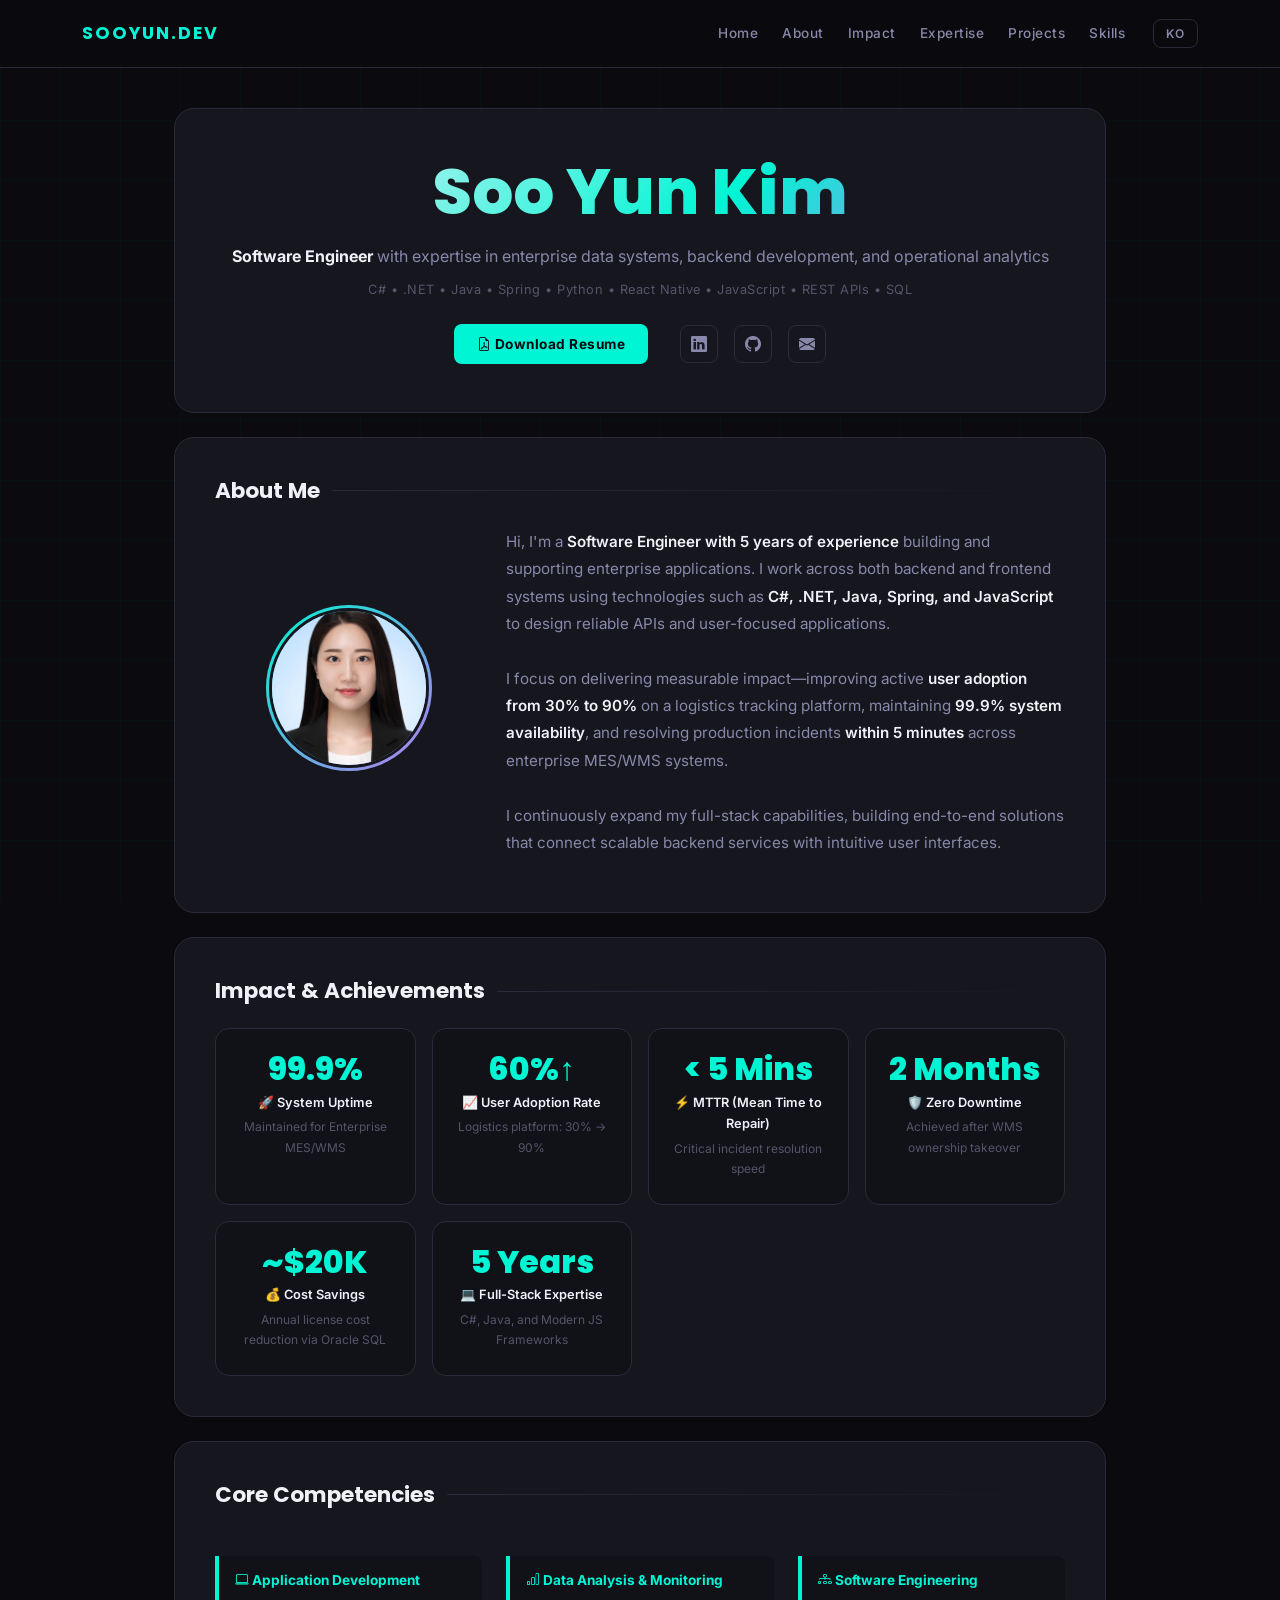
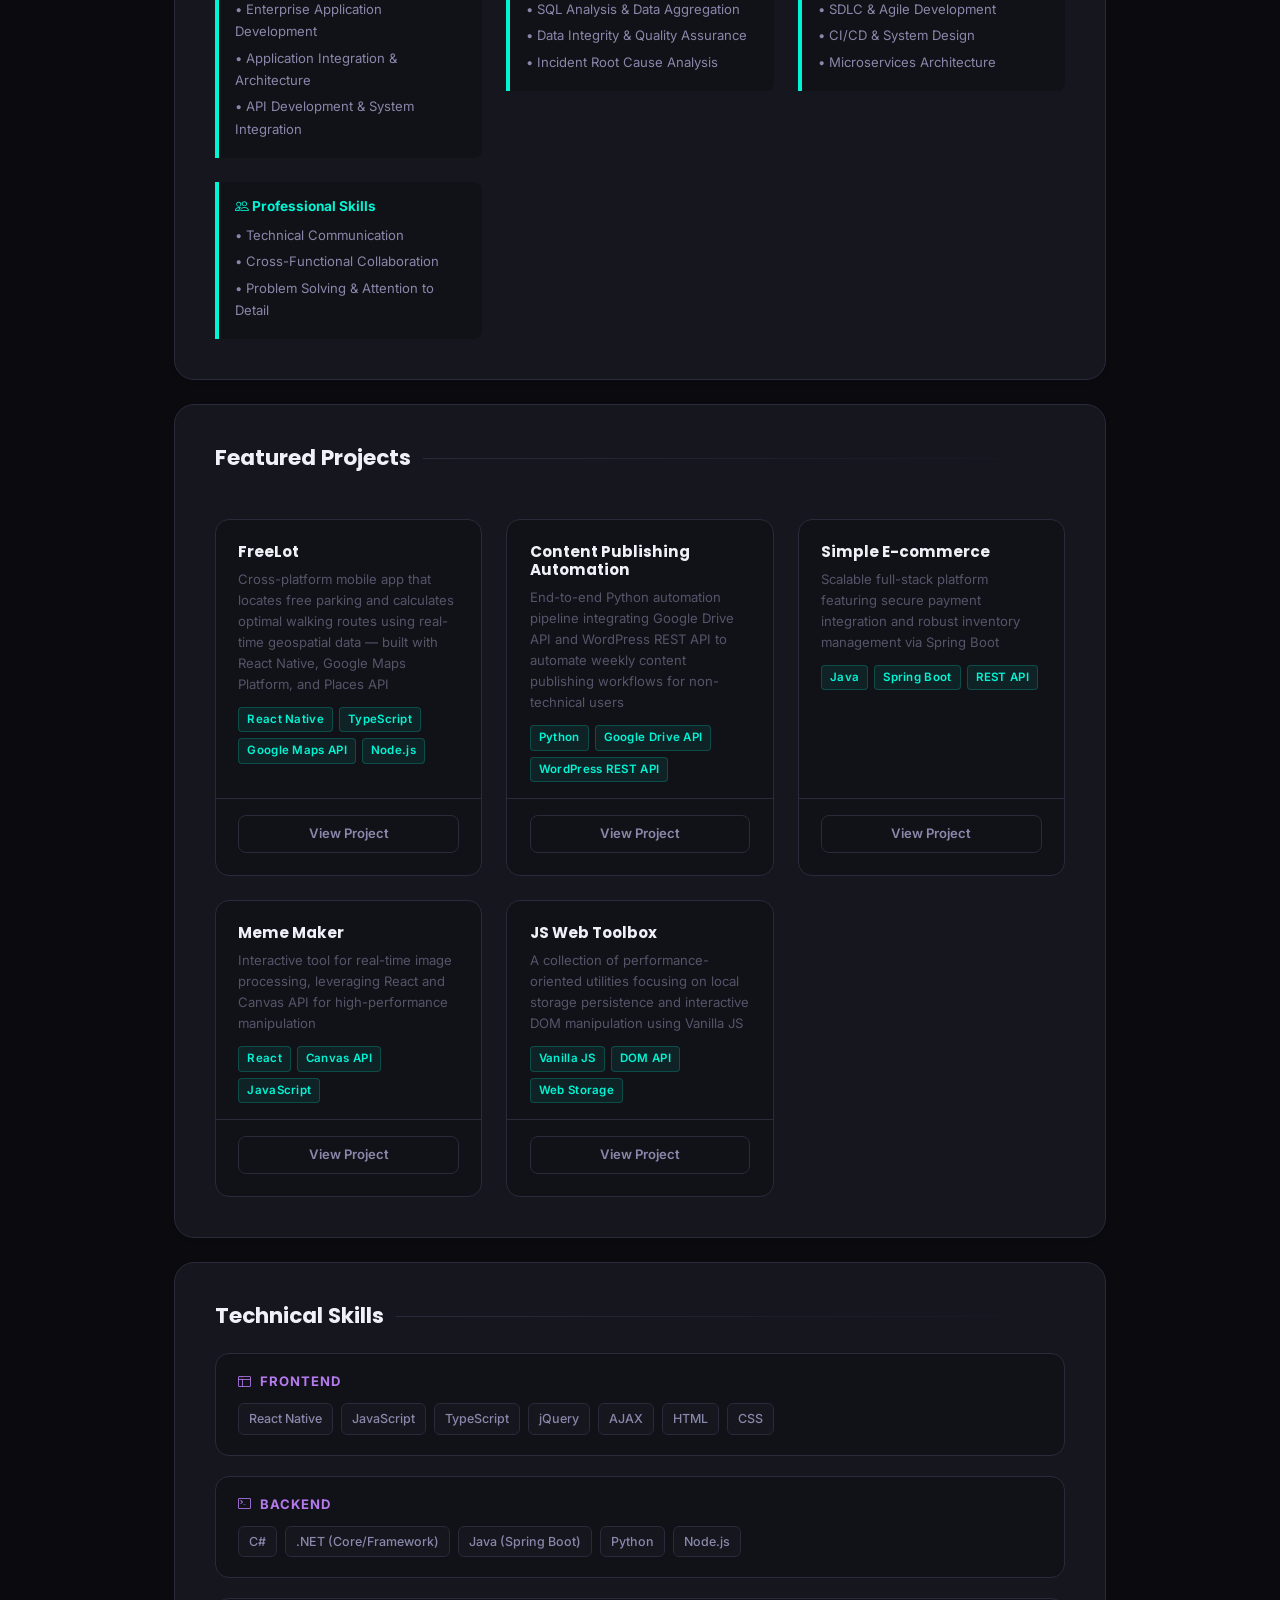
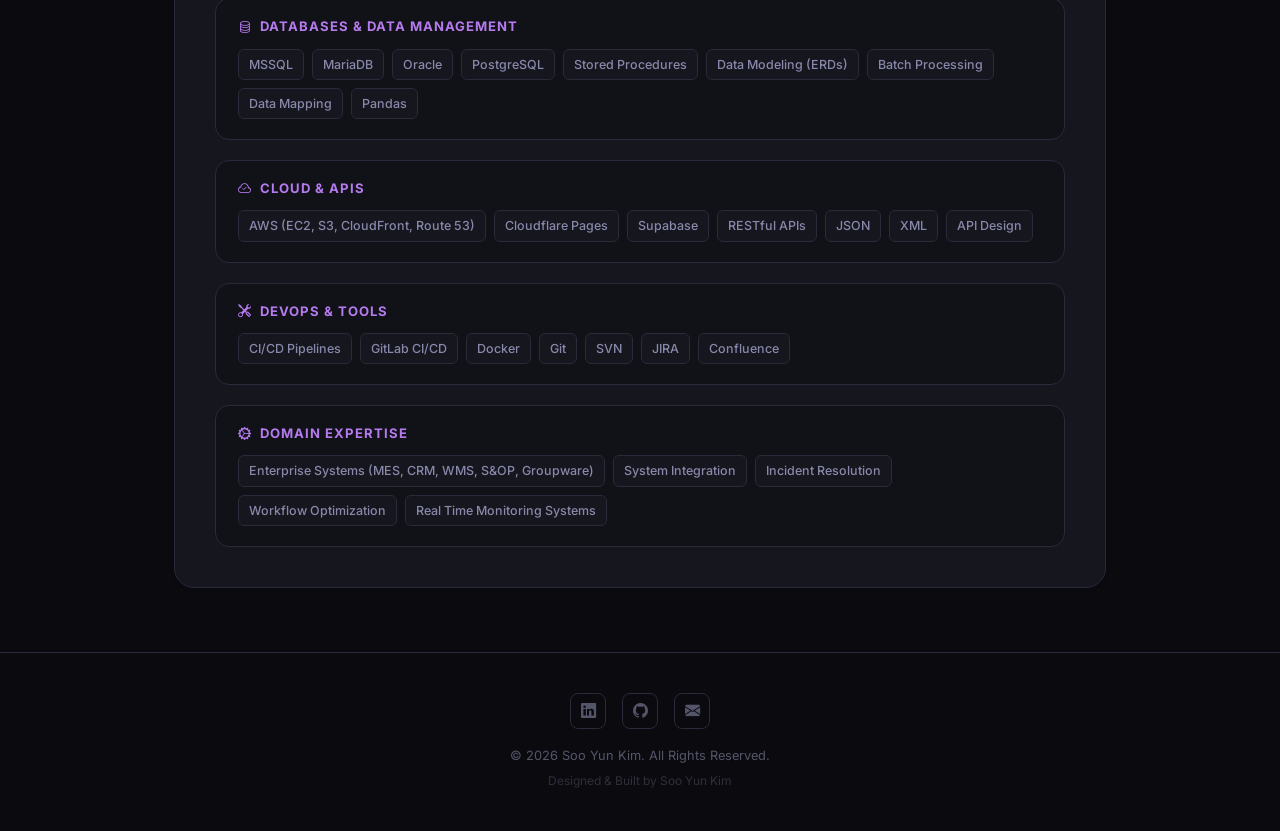
<file: index.html>
<!DOCTYPE html>
<html lang="en">

<head>
    <meta charset="UTF-8">
    <meta name="viewport" content="width=device-width, initial-scale=1.0">
    <title>Soo Yun Kim | Software Engineer Portfolio</title>

    <link rel="icon" type="image/x-icon" href="./favicon.ico?v=1">
    <link href="https://cdn.jsdelivr.net/npm/bootstrap@5.3.2/dist/css/bootstrap.min.css" rel="stylesheet">
    <link rel="stylesheet" href="https://cdn.jsdelivr.net/npm/bootstrap-icons@1.11.1/font/bootstrap-icons.css">
    <link
        href="https://fonts.googleapis.com/css2?family=Inter:wght@400;600;700;800&family=Poppins:wght@600;700&display=swap"
        rel="stylesheet">
    <link rel="stylesheet" href="css/style.css">
</head>

<body>

    <nav class="navbar navbar-expand-lg navbar-dark sticky-top">
        <div class="container">
            <a class="navbar-brand fw-bold" href="#">SOOYUN.DEV</a>
            <button class="navbar-toggler" type="button" data-bs-toggle="collapse" data-bs-target="#navbarNav">
                <span class="navbar-toggler-icon"></span>
            </button>
            <div class="collapse navbar-collapse" id="navbarNav">
                <ul class="navbar-nav ms-auto align-items-center">
                    <li class="nav-item"><a class="nav-link" href="#">Home</a></li>
                    <li class="nav-item"><a class="nav-link" href="#about">About</a></li>
                    <li class="nav-item"><a class="nav-link" href="#impact">Impact</a></li>
                    <li class="nav-item"><a class="nav-link" href="#competencies">Expertise</a></li>
                    <li class="nav-item"><a class="nav-link" href="#projects">Projects</a></li>
                    <li class="nav-item"><a class="nav-link" href="#skills">Skills</a></li>
                    <li class="nav-item ms-3">
                        <a class="btn btn-outline-light btn-sm" href="index-ko.html">KO</a>
                    </li>
                </ul>
            </div>
        </div>
    </nav>

    <div class="main-wrapper">
        <header class="content-card text-center py-5">
            <h1 class="hero-title fw-extrabold mb-3">Soo Yun Kim</h1>
            <p class="hero-headline fs-5 text-dark mb-2">
                <strong>Software Engineer</strong> with expertise in enterprise data systems, backend development, and
                operational analytics
            </p>

            <p class="tech-line text-muted small mb-4">
                C# • .NET • Java • Spring • Python • React Native • JavaScript • REST APIs • SQL
            </p>

            <div class="d-flex justify-content-center align-items-center flex-wrap gap-3 mt-4">
                <a href="Resume_SooYunKim.pdf" class="btn btn-primary btn-resume px-4 py-2 fw-bold">
                    <i class="bi bi-file-earmark-pdf"></i> Download Resume
                </a>
                <div class="social-links-wrapper d-flex gap-3 ms-lg-3">
                    <a href="https://www.linkedin.com/in/sooyun-kim" class="social-link" title="LinkedIn">
                        <i class="bi bi-linkedin"></i>
                    </a>
                    <a href="https://github.com/ksy1231" class="social-link" title="GitHub">
                        <i class="bi bi-github"></i>
                    </a>
                    <a href="mailto:kimsy9512@gmail.com" class="social-link" title="Email">
                        <i class="bi bi-envelope-fill"></i>
                    </a>
                </div>
            </div>
        </header>

        <section id="about" class="content-card">
            <h2 class="section-title mb-4">About Me</h2>
            <div class="row align-items-center">
                <div class="col-md-4 text-center">
                    <div class="profile-img-wrapper">
                        <img src="./images/sooyunkim.jpg" alt="Soo Yun Kim" class="profile-img">
                    </div>
                </div>
                <div class="col-md-8">
                    <p class="section-text">
                        Hi, I'm a <b>Software Engineer with 5 years of experience</b> building and supporting enterprise
                        applications. I work across
                        both backend and frontend systems using technologies such as <b>C#, .NET, Java, Spring, and
                            JavaScript</b> to design reliable APIs
                        and user-focused applications.
                        <br><br>
                        I focus on delivering measurable impact—improving active <b>user adoption from 30% to 90%</b> on
                        a logistics tracking platform, maintaining <b>99.9% system availability</b>,
                        and resolving production incidents <b>within 5 minutes</b> across enterprise MES/WMS systems.
                        <br><br>
                        I continuously expand my full-stack capabilities, building end-to-end solutions that connect
                        scalable backend services
                        with intuitive user interfaces.
                    </p>
                </div>
            </div>
        </section>

        <section id="impact" class="content-card shadow-sm">
            <h2 class="section-title">Impact & Achievements</h2>
            <div class="impact-grid mt-4">
                <div class="impact-item">
                    <div class="impact-value">99.9%</div>
                    <div class="impact-label">🚀 System Uptime</div>
                    <small class="text-muted d-block mt-1">Maintained for Enterprise MES/WMS</small>
                </div>
                <div class="impact-item">
                    <div class="impact-value">60%↑</div>
                    <div class="impact-label">📈 User Adoption Rate</div>
                    <small class="text-muted d-block mt-1">Logistics platform: 30% → 90%</small>
                </div>
                <div class="impact-item">
                    <div class="impact-value">&lt; 5 Mins</div>
                    <div class="impact-label">⚡ MTTR (Mean Time to Repair)</div>
                    <small class="text-muted d-block mt-1">Critical incident resolution speed</small>
                </div>
                <div class="impact-item">
                    <div class="impact-value">2 Months</div>
                    <div class="impact-label">🛡️ Zero Downtime</div>
                    <small class="text-muted d-block mt-1">Achieved after WMS ownership takeover</small>
                </div>
                <div class="impact-item">
                    <div class="impact-value">~$20K</div>
                    <div class="impact-label">💰 Cost Savings</div>
                    <small class="text-muted d-block mt-1">Annual license cost reduction via Oracle SQL</small>
                </div>
                <div class="impact-item">
                    <div class="impact-value">5 Years</div>
                    <div class="impact-label">💻 Full-Stack Expertise</div>
                    <small class="text-muted d-block mt-1">C#, Java, and Modern JS Frameworks</small>
                </div>
            </div>
        </section>

        <section id="competencies" class="content-card shadow-sm">
            <h2 class="section-title">Core Competencies</h2>
            <div class="row g-4 mt-2">
                <div class="col-md-4">
                    <div class="p-3 border-start border-primary border-4 bg-light rounded-end">
                        <h6 class="fw-bold text-primary"><i class="bi bi-laptop mr-2"></i> Application Development</h6>
                        <ul class="list-unstyled small mt-2 mb-0">
                            <li>• Enterprise Application Development</li>
                            <li>• Application Integration & Architecture</li>
                            <li>• API Development & System Integration</li>
                        </ul>
                    </div>
                </div>
                <div class="col-md-4">
                    <div class="p-3 border-start border-primary border-4 bg-light rounded-end">
                        <h6 class="fw-bold text-primary"><i class="bi bi-bar-chart mr-2"></i> Data Analysis & Monitoring
                        </h6>
                        <ul class="list-unstyled small mt-2 mb-0">
                            <li>• SQL Analysis & Data Aggregation</li>
                            <li>• Data Integrity & Quality Assurance</li>
                            <li>• Incident Root Cause Analysis</li>
                        </ul>
                    </div>
                </div>
                <div class="col-md-4">
                    <div class="p-3 border-start border-primary border-4 bg-light rounded-end">
                        <h6 class="fw-bold text-primary"><i class="bi bi-diagram-3 mr-2"></i> Software Engineering</h6>
                        <ul class="list-unstyled small mt-2 mb-0">
                            <li>• SDLC & Agile Development</li>
                            <li>• CI/CD & System Design</li>
                            <li>• Microservices Architecture</li>
                        </ul>
                    </div>
                </div>
                <div class="col-md-4">
                    <div class="p-3 border-start border-primary border-4 bg-light rounded-end">
                        <h6 class="fw-bold text-primary"><i class="bi bi-people mr-2"></i> Professional Skills</h6>
                        <ul class="list-unstyled small mt-2 mb-0">
                            <li>• Technical Communication</li>
                            <li>• Cross-Functional Collaboration</li>
                            <li>• Problem Solving & Attention to Detail</li>
                        </ul>
                    </div>
                </div>
            </div>
        </section>

        <section id="projects" class="content-card shadow-sm">
            <h2 class="section-title">Featured Projects</h2>

            <div class="row g-4 mt-2">
                <div class="col-md-6 col-lg-4">
                    <div class="project-item-card h-100">
                        <div class="project-body">
                            <h6 class="fw-bold">FreeLot</h6>
                            <p class="small text-muted">Cross-platform mobile app that locates free parking and
                                calculates optimal walking routes using real-time geospatial data — built with React
                                Native, Google Maps Platform, and Places API</p>
                            <div class="project-tags">
                                <span>React Native</span>
                                <span>TypeScript</span>
                                <span>Google Maps API</span>
                                <span>Node.js</span>
                            </div>
                        </div>
                        <div class="project-footer">
                            <a href="freelot.html" class="btn btn-project-primary w-100">View Project</a>
                        </div>
                    </div>
                </div>

                <div class="col-md-6 col-lg-4">
                    <div class="project-item-card h-100">
                        <div class="project-body">
                            <h6 class="fw-bold">Content Publishing Automation</h6>
                            <p class="small text-muted">End-to-end Python automation pipeline integrating Google Drive
                                API and WordPress REST API to automate weekly content publishing workflows for
                                non-technical users</p>
                            <div class="project-tags">
                                <span>Python</span>
                                <span>Google Drive API</span>
                                <span>WordPress REST API</span>
                            </div>
                        </div>
                        <div class="project-footer">
                            <a href="https://torontobethel.ca/chior/" class="btn btn-project-primary w-100">View Project</a>
                        </div>
                    </div>
                </div>

                <div class="col-md-6 col-lg-4">
                    <div class="project-item-card h-100">
                        <div class="project-body">
                            <h6 class="fw-bold">Simple E-commerce</h6>
                            <p class="small text-muted">Scalable full-stack platform featuring secure payment
                                integration and robust inventory management via Spring Boot</p>
                            <div class="project-tags">
                                <span>Java</span>
                                <span>Spring Boot</span>
                                <span>REST API</span>
                            </div>
                        </div>
                        <div class="project-footer">
                            <a href="https://ecommerce-mq0e.onrender.com" class="btn btn-project-primary w-100">View
                                Project</a>
                        </div>
                    </div>
                </div>

                <div class="col-md-6 col-lg-4">
                    <div class="project-item-card h-100">
                        <div class="project-body">
                            <h6 class="fw-bold">Meme Maker</h6>
                            <p class="small text-muted">Interactive tool for real-time image processing, leveraging
                                React and Canvas API for high-performance manipulation</p>
                            <div class="project-tags">
                                <span>React</span>
                                <span>Canvas API</span>
                                <span>JavaScript</span>
                            </div>
                        </div>
                        <div class="project-footer">
                            <a href="https://ksy1231.github.io/meme-maker/" class="btn btn-project-primary w-100">View
                                Project</a>
                        </div>
                    </div>
                </div>

                <div class="col-md-6 col-lg-4">
                    <div class="project-item-card h-100">
                        <div class="project-body">
                            <h6 class="fw-bold">JS Web Toolbox</h6>
                            <p class="small text-muted">A collection of performance-oriented utilities focusing on local
                                storage persistence and interactive DOM manipulation using Vanilla JS</p>
                            <div class="project-tags">
                                <span>Vanilla JS</span>
                                <span>DOM API</span>
                                <span>Web Storage</span>
                            </div>
                        </div>
                        <div class="project-footer">
                            <a href="https://ksy1231.github.io/js-web-toolbox/"
                                class="btn btn-project-primary w-100">View Project</a>
                        </div>
                    </div>
                </div>
            </div>
        </section>

        <section id="skills" class="content-card shadow-sm">
            <h2 class="section-title">Technical Skills</h2>
            <div class="skills-modern-grid mt-4">

                <div class="skill-category-box">
                    <h6><i class="bi bi-window-sidebar"></i> Frontend</h6>
                    <div class="skill-pills">
                        <span>React
                            Native</span><span>JavaScript</span><span>TypeScript</span><span>jQuery</span><span>AJAX</span><span>HTML</span><span>CSS</span>
                    </div>
                </div>

                <div class="skill-category-box">
                    <h6><i class="bi bi-terminal"></i> Backend</h6>
                    <div class="skill-pills">
                        <span>C#</span><span>.NET (Core/Framework)</span><span>Java (Spring
                            Boot)</span><span>Python</span><span>Node.js</span>
                    </div>
                </div>

                <div class="skill-category-box">
                    <h6><i class="bi bi-database"></i> Databases & Data Management</h6>
                    <div class="skill-pills">
                        <span>MSSQL</span><span>MariaDB</span><span>Oracle</span><span>PostgreSQL</span><span>Stored
                            Procedures</span><span>Data Modeling (ERDs)</span><span>Batch Processing</span><span>Data
                            Mapping</span><span>Pandas</span>
                    </div>
                </div>

                <div class="skill-category-box">
                    <h6><i class="bi bi-cloud-check"></i> Cloud & APIs</h6>
                    <div class="skill-pills">
                        <span>AWS (EC2, S3, CloudFront, Route 53)</span><span>Cloudflare
                            Pages</span><span>Supabase</span><span>RESTful
                            APIs</span><span>JSON</span><span>XML</span><span>API Design</span>
                    </div>
                </div>

                <div class="skill-category-box">
                    <h6><i class="bi bi-tools"></i> DevOps & Tools</h6>
                    <div class="skill-pills">
                        <span>CI/CD Pipelines</span><span>GitLab
                            CI/CD</span><span>Docker</span><span>Git</span><span>SVN</span><span>JIRA</span><span>Confluence</span>
                    </div>
                </div>

                <div class="skill-category-box">
                    <h6><i class="bi bi-gear-wide-connected"></i> Domain Expertise</h6>
                    <div class="skill-pills">
                        <span>Enterprise Systems (MES, CRM, WMS, S&OP, Groupware)</span><span>System
                            Integration</span><span>Incident Resolution</span><span>Workflow
                            Optimization</span><span>Real Time Monitoring Systems</span>
                    </div>
                </div>

            </div>
        </section>
    </div>

    <!-- Footer -->
    <footer class="footer-section">
        <div class="container text-center">
            <div class="footer-links mb-3">
                <a href="https://www.linkedin.com/in/sooyun-kim" target="_blank"><i class="bi bi-linkedin"></i></a>
                <a href="https://github.com/ksy1231" target="_blank"><i class="bi bi-github"></i></a>
                <a href="mailto:kimsy9512@gmail.com"><i class="bi bi-envelope-fill"></i></a>
            </div>
            <p class="copyright">© 2026 Soo Yun Kim. All Rights Reserved.</p>
            <p class="footer-subtext">Designed & Built by Soo Yun Kim</p>
        </div>
    </footer>

    <script src="https://cdn.jsdelivr.net/npm/bootstrap@5.3.2/dist/js/bootstrap.bundle.min.js"></script>
</body>

</html>
</file>
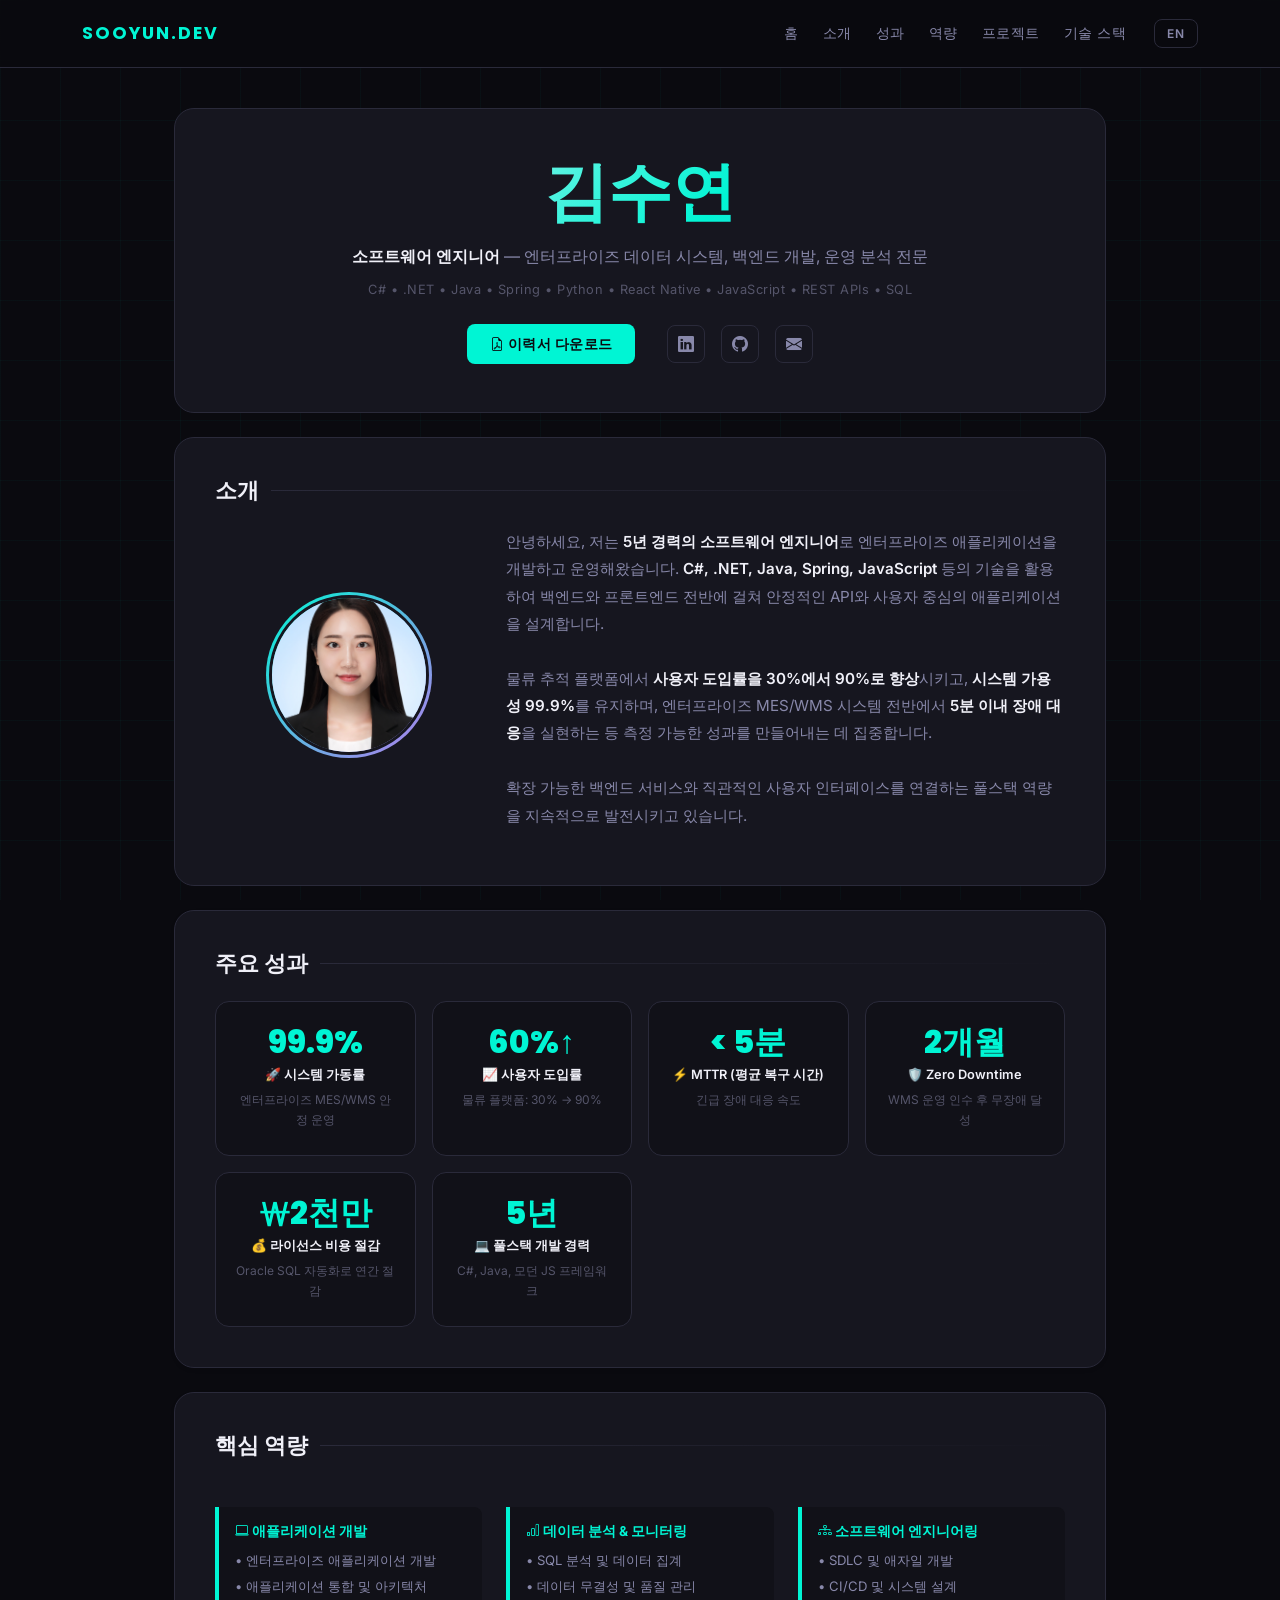
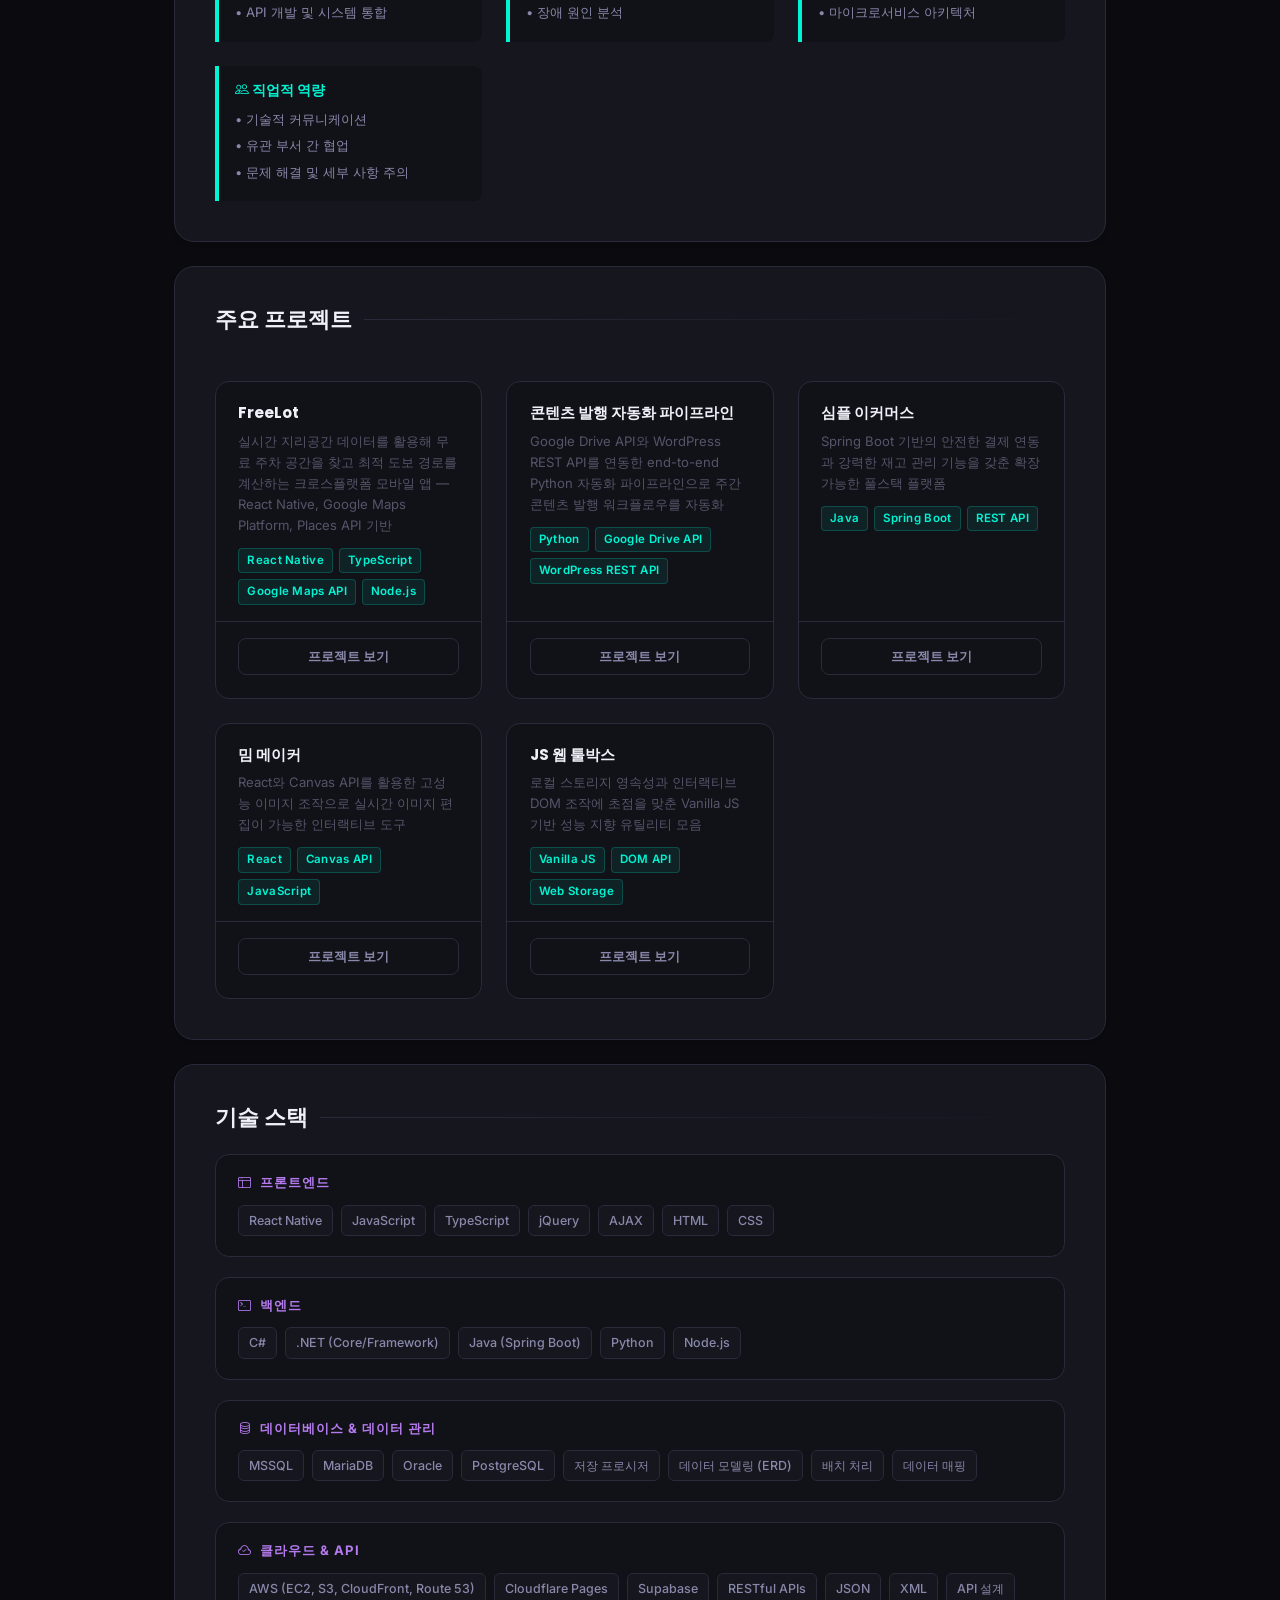
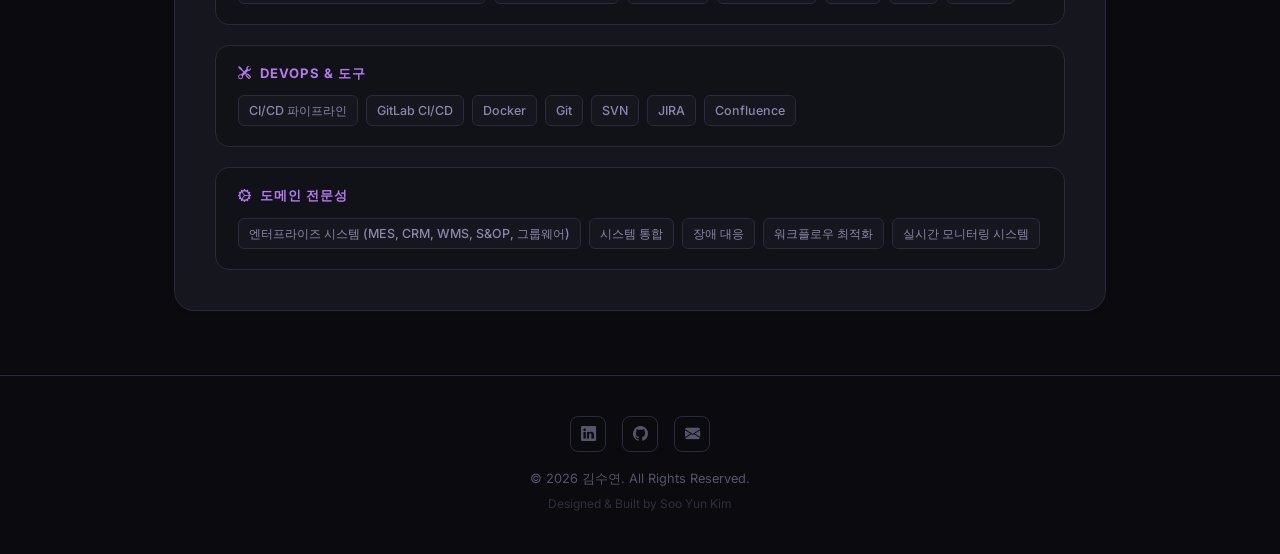
<file: index-ko.html>
<!DOCTYPE html>
<html lang="ko">

<head>
    <meta charset="UTF-8">
    <meta name="viewport" content="width=device-width, initial-scale=1.0">
    <title>김수연 | 소프트웨어 엔지니어 포트폴리오</title>

    <link rel="icon" type="image/x-icon" href="./favicon.ico?v=1">
    <link href="https://cdn.jsdelivr.net/npm/bootstrap@5.3.2/dist/css/bootstrap.min.css" rel="stylesheet">
    <link rel="stylesheet" href="https://cdn.jsdelivr.net/npm/bootstrap-icons@1.11.1/font/bootstrap-icons.css">
    <link
        href="https://fonts.googleapis.com/css2?family=Inter:wght@400;600;700;800&family=Poppins:wght@600;700&display=swap"
        rel="stylesheet">
    <link rel="stylesheet" href="css/style.css">
</head>

<body>

    <nav class="navbar navbar-expand-lg navbar-dark sticky-top">
        <div class="container">
            <a class="navbar-brand fw-bold" href="#">SOOYUN.DEV</a>
            <button class="navbar-toggler" type="button" data-bs-toggle="collapse" data-bs-target="#navbarNav">
                <span class="navbar-toggler-icon"></span>
            </button>
            <div class="collapse navbar-collapse" id="navbarNav">
                <ul class="navbar-nav ms-auto align-items-center">
                    <li class="nav-item"><a class="nav-link" href="#">홈</a></li>
                    <li class="nav-item"><a class="nav-link" href="#about">소개</a></li>
                    <li class="nav-item"><a class="nav-link" href="#impact">성과</a></li>
                    <li class="nav-item"><a class="nav-link" href="#competencies">역량</a></li>
                    <li class="nav-item"><a class="nav-link" href="#projects">프로젝트</a></li>
                    <li class="nav-item"><a class="nav-link" href="#skills">기술 스택</a></li>
                    <li class="nav-item ms-3">
                        <a class="btn btn-outline-light btn-sm" href="index.html">EN</a>
                    </li>
                </ul>
            </div>
        </div>
    </nav>

    <div class="main-wrapper">
        <header class="content-card text-center py-5">
            <h1 class="hero-title fw-extrabold mb-3">김수연</h1>
            <p class="hero-headline fs-5 text-dark mb-2">
                <strong>소프트웨어 엔지니어</strong> — 엔터프라이즈 데이터 시스템, 백엔드 개발, 운영 분석 전문
            </p>

            <p class="tech-line text-muted small mb-4">
                C# • .NET • Java • Spring • Python • React Native • JavaScript • REST APIs • SQL
            </p>

            <div class="d-flex justify-content-center align-items-center flex-wrap gap-3 mt-4">
                <a href="Resume_SooYunKim.pdf" class="btn btn-primary btn-resume px-4 py-2 fw-bold">
                    <i class="bi bi-file-earmark-pdf"></i> 이력서 다운로드
                </a>
                <div class="social-links-wrapper d-flex gap-3 ms-lg-3">
                    <a href="https://www.linkedin.com/in/sooyun-kim" class="social-link" title="LinkedIn">
                        <i class="bi bi-linkedin"></i>
                    </a>
                    <a href="https://github.com/ksy1231" class="social-link" title="GitHub">
                        <i class="bi bi-github"></i>
                    </a>
                    <a href="mailto:kimsy9512@gmail.com" class="social-link" title="이메일">
                        <i class="bi bi-envelope-fill"></i>
                    </a>
                </div>
            </div>
        </header>

        <section id="about" class="content-card">
            <h2 class="section-title mb-4">소개</h2>
            <div class="row align-items-center">
                <div class="col-md-4 text-center">
                    <div class="profile-img-wrapper">
                        <img src="./images/sooyunkim.jpg" alt="김수연" class="profile-img">
                    </div>
                </div>
                <div class="col-md-8">
                    <p class="section-text">
                        안녕하세요, 저는 <b>5년 경력의 소프트웨어 엔지니어</b>로 엔터프라이즈 애플리케이션을 개발하고 운영해왔습니다.
                        <b>C#, .NET, Java, Spring, JavaScript</b> 등의 기술을 활용하여 백엔드와 프론트엔드 전반에 걸쳐
                        안정적인 API와 사용자 중심의 애플리케이션을 설계합니다.
                        <br><br>
                        물류 추적 플랫폼에서 <b>사용자 도입률을 30%에서 90%로 향상</b>시키고, <b>시스템 가용성 99.9%</b>를 유지하며,
                        엔터프라이즈 MES/WMS 시스템 전반에서 <b>5분 이내 장애 대응</b>을 실현하는 등 측정 가능한 성과를 만들어내는 데 집중합니다.
                        <br><br>
                        확장 가능한 백엔드 서비스와 직관적인 사용자 인터페이스를 연결하는 풀스택 역량을 지속적으로 발전시키고 있습니다.
                    </p>
                </div>
            </div>
        </section>

        <section id="impact" class="content-card shadow-sm">
            <h2 class="section-title">주요 성과</h2>
            <div class="impact-grid mt-4">
                <div class="impact-item">
                    <div class="impact-value">99.9%</div>
                    <div class="impact-label">🚀 시스템 가동률</div>
                    <small class="text-muted d-block mt-1">엔터프라이즈 MES/WMS 안정 운영</small>
                </div>
                <div class="impact-item">
                    <div class="impact-value">60%↑</div>
                    <div class="impact-label">📈 사용자 도입률</div>
                    <small class="text-muted d-block mt-1">물류 플랫폼: 30% → 90%</small>
                </div>
                <div class="impact-item">
                    <div class="impact-value">&lt; 5분</div>
                    <div class="impact-label">⚡ MTTR (평균 복구 시간)</div>
                    <small class="text-muted d-block mt-1">긴급 장애 대응 속도</small>
                </div>
                <div class="impact-item">
                    <div class="impact-value">2개월</div>
                    <div class="impact-label">🛡️ Zero Downtime</div>
                    <small class="text-muted d-block mt-1">WMS 운영 인수 후 무장애 달성</small>
                </div>
                <div class="impact-item">
                    <div class="impact-value">₩2천만</div>
                    <div class="impact-label">💰 라이선스 비용 절감</div>
                    <small class="text-muted d-block mt-1">Oracle SQL 자동화로 연간 절감</small>
                </div>
                <div class="impact-item">
                    <div class="impact-value">5년</div>
                    <div class="impact-label">💻 풀스택 개발 경력</div>
                    <small class="text-muted d-block mt-1">C#, Java, 모던 JS 프레임워크</small>
                </div>
            </div>
        </section>

        <section id="competencies" class="content-card shadow-sm">
            <h2 class="section-title">핵심 역량</h2>
            <div class="row g-4 mt-2">
                <div class="col-md-4">
                    <div class="p-3 border-start border-primary border-4 bg-light rounded-end">
                        <h6 class="fw-bold text-primary"><i class="bi bi-laptop mr-2"></i> 애플리케이션 개발</h6>
                        <ul class="list-unstyled small mt-2 mb-0">
                            <li>• 엔터프라이즈 애플리케이션 개발</li>
                            <li>• 애플리케이션 통합 및 아키텍처</li>
                            <li>• API 개발 및 시스템 통합</li>
                        </ul>
                    </div>
                </div>
                <div class="col-md-4">
                    <div class="p-3 border-start border-primary border-4 bg-light rounded-end">
                        <h6 class="fw-bold text-primary"><i class="bi bi-bar-chart mr-2"></i> 데이터 분석 & 모니터링</h6>
                        <ul class="list-unstyled small mt-2 mb-0">
                            <li>• SQL 분석 및 데이터 집계</li>
                            <li>• 데이터 무결성 및 품질 관리</li>
                            <li>• 장애 원인 분석</li>
                        </ul>
                    </div>
                </div>
                <div class="col-md-4">
                    <div class="p-3 border-start border-primary border-4 bg-light rounded-end">
                        <h6 class="fw-bold text-primary"><i class="bi bi-diagram-3 mr-2"></i> 소프트웨어 엔지니어링</h6>
                        <ul class="list-unstyled small mt-2 mb-0">
                            <li>• SDLC 및 애자일 개발</li>
                            <li>• CI/CD 및 시스템 설계</li>
                            <li>• 마이크로서비스 아키텍처</li>
                        </ul>
                    </div>
                </div>
                <div class="col-md-4">
                    <div class="p-3 border-start border-primary border-4 bg-light rounded-end">
                        <h6 class="fw-bold text-primary"><i class="bi bi-people mr-2"></i> 직업적 역량</h6>
                        <ul class="list-unstyled small mt-2 mb-0">
                            <li>• 기술적 커뮤니케이션</li>
                            <li>• 유관 부서 간 협업</li>
                            <li>• 문제 해결 및 세부 사항 주의</li>
                        </ul>
                    </div>
                </div>
            </div>
        </section>

        <section id="projects" class="content-card shadow-sm">
            <h2 class="section-title">주요 프로젝트</h2>

            <div class="row g-4 mt-2">
                <div class="col-md-6 col-lg-4">
                    <div class="project-item-card h-100">
                        <div class="project-body">
                            <h6 class="fw-bold">FreeLot</h6>
                            <p class="small text-muted">실시간 지리공간 데이터를 활용해 무료 주차 공간을 찾고 최적 도보 경로를 계산하는 크로스플랫폼 모바일 앱 —
                                React Native, Google Maps Platform, Places API 기반</p>
                            <div class="project-tags">
                                <span>React Native</span>
                                <span>TypeScript</span>
                                <span>Google Maps API</span>
                                <span>Node.js</span>
                            </div>
                        </div>
                        <div class="project-footer">
                            <a href="freelot.html" class="btn btn-project-primary w-100">프로젝트 보기</a>
                        </div>
                    </div>
                </div>

                <div class="col-md-6 col-lg-4">
                    <div class="project-item-card h-100">
                        <div class="project-body">
                            <h6 class="fw-bold">콘텐츠 발행 자동화 파이프라인</h6>
                            <p class="small text-muted">Google Drive API와 WordPress REST API를 연동한 end-to-end Python 자동화
                                파이프라인으로 주간 콘텐츠 발행 워크플로우를 자동화</p>
                            <div class="project-tags">
                                <span>Python</span>
                                <span>Google Drive API</span>
                                <span>WordPress REST API</span>
                            </div>
                        </div>
                        <div class="project-footer">
                            <a href="https://torontobethel.ca/chior/" class="btn btn-project-primary w-100">프로젝트 보기</a>
                        </div>
                    </div>
                </div>

                <div class="col-md-6 col-lg-4">
                    <div class="project-item-card h-100">
                        <div class="project-body">
                            <h6 class="fw-bold">심플 이커머스</h6>
                            <p class="small text-muted">Spring Boot 기반의 안전한 결제 연동과 강력한 재고 관리 기능을 갖춘 확장 가능한 풀스택 플랫폼</p>
                            <div class="project-tags">
                                <span>Java</span>
                                <span>Spring Boot</span>
                                <span>REST API</span>
                            </div>
                        </div>
                        <div class="project-footer">
                            <a href="https://ecommerce-mq0e.onrender.com" class="btn btn-project-primary w-100">프로젝트
                                보기</a>
                        </div>
                    </div>
                </div>

                <div class="col-md-6 col-lg-4">
                    <div class="project-item-card h-100">
                        <div class="project-body">
                            <h6 class="fw-bold">밈 메이커</h6>
                            <p class="small text-muted">React와 Canvas API를 활용한 고성능 이미지 조작으로 실시간 이미지 편집이 가능한 인터랙티브 도구</p>
                            <div class="project-tags">
                                <span>React</span>
                                <span>Canvas API</span>
                                <span>JavaScript</span>
                            </div>
                        </div>
                        <div class="project-footer">
                            <a href="https://ksy1231.github.io/meme-maker/" class="btn btn-project-primary w-100">프로젝트
                                보기</a>
                        </div>
                    </div>
                </div>

                <div class="col-md-6 col-lg-4">
                    <div class="project-item-card h-100">
                        <div class="project-body">
                            <h6 class="fw-bold">JS 웹 툴박스</h6>
                            <p class="small text-muted">로컬 스토리지 영속성과 인터랙티브 DOM 조작에 초점을 맞춘 Vanilla JS 기반 성능 지향 유틸리티 모음
                            </p>
                            <div class="project-tags">
                                <span>Vanilla JS</span>
                                <span>DOM API</span>
                                <span>Web Storage</span>
                            </div>
                        </div>
                        <div class="project-footer">
                            <a href="https://ksy1231.github.io/js-web-toolbox/"
                                class="btn btn-project-primary w-100">프로젝트 보기</a>
                        </div>
                    </div>
                </div>
            </div>
        </section>

        <section id="skills" class="content-card shadow-sm">
            <h2 class="section-title">기술 스택</h2>
            <div class="skills-modern-grid mt-4">

                <div class="skill-category-box">
                    <h6><i class="bi bi-window-sidebar"></i> 프론트엔드</h6>
                    <div class="skill-pills">
                        <span>React
                            Native</span><span>JavaScript</span><span>TypeScript</span><span>jQuery</span><span>AJAX</span><span>HTML</span><span>CSS</span>
                    </div>
                </div>

                <div class="skill-category-box">
                    <h6><i class="bi bi-terminal"></i> 백엔드</h6>
                    <div class="skill-pills">
                        <span>C#</span><span>.NET (Core/Framework)</span><span>Java (Spring
                            Boot)</span><span>Python</span><span>Node.js</span>
                    </div>
                </div>

                <div class="skill-category-box">
                    <h6><i class="bi bi-database"></i> 데이터베이스 & 데이터 관리</h6>
                    <div class="skill-pills">
                        <span>MSSQL</span><span>MariaDB</span><span>Oracle</span><span>PostgreSQL</span><span>저장
                            프로시저</span><span>데이터 모델링 (ERD)</span><span>배치 처리</span><span>데이터 매핑</span>
                    </div>
                </div>

                <div class="skill-category-box">
                    <h6><i class="bi bi-cloud-check"></i> 클라우드 & API</h6>
                    <div class="skill-pills">
                        <span>AWS (EC2, S3, CloudFront, Route 53)</span><span>Cloudflare
                            Pages</span><span>Supabase</span><span>RESTful
                            APIs</span><span>JSON</span><span>XML</span><span>API 설계</span>
                    </div>
                </div>

                <div class="skill-category-box">
                    <h6><i class="bi bi-tools"></i> DevOps & 도구</h6>
                    <div class="skill-pills">
                        <span>CI/CD 파이프라인</span><span>GitLab
                            CI/CD</span><span>Docker</span><span>Git</span><span>SVN</span><span>JIRA</span><span>Confluence</span>
                    </div>
                </div>

                <div class="skill-category-box">
                    <h6><i class="bi bi-gear-wide-connected"></i> 도메인 전문성</h6>
                    <div class="skill-pills">
                        <span>엔터프라이즈 시스템 (MES, CRM, WMS, S&OP, 그룹웨어)</span><span>시스템 통합</span><span>장애
                            대응</span><span>워크플로우 최적화</span><span>실시간 모니터링 시스템</span>
                    </div>
                </div>

            </div>
        </section>
    </div>

    <!-- Footer -->
    <footer class="footer-section">
        <div class="container text-center">
            <div class="footer-links mb-3">
                <a href="https://www.linkedin.com/in/sooyun-kim" target="_blank"><i class="bi bi-linkedin"></i></a>
                <a href="https://github.com/ksy1231" target="_blank"><i class="bi bi-github"></i></a>
                <a href="mailto:kimsy9512@gmail.com"><i class="bi bi-envelope-fill"></i></a>
            </div>
            <p class="copyright">© 2026 김수연. All Rights Reserved.</p>
            <p class="footer-subtext">Designed & Built by Soo Yun Kim</p>
        </div>
    </footer>

    <script src="https://cdn.jsdelivr.net/npm/bootstrap@5.3.2/dist/js/bootstrap.bundle.min.js"></script>
</body>

</html>
</file>
<file: css/style.css>
/* ===== VARIABLES ===== */
:root {
    --bg-primary: #0a0a0f;
    --bg-secondary: #111118;
    --bg-card: #16161f;
    --bg-card-hover: #1c1c28;

    --neon-cyan: #00f5d4;
    --neon-purple: #b57bee;
    --neon-blue: #4d9fff;

    --text-primary: #f0f0f8;
    --text-secondary: #8888aa;
    --text-muted: #55556a;

    --border: #2a2a3a;
    --border-glow: rgba(0, 245, 212, 0.25);

    --radius-sm: 8px;
    --radius-md: 14px;
    --radius-lg: 20px;

    --font-body: 'Inter', sans-serif;
    --font-display: 'Poppins', sans-serif;
}

/* ===== RESET & BASE ===== */
*,
*::before,
*::after {
    box-sizing: border-box;
    margin: 0;
    padding: 0;
}

html {
    scroll-behavior: smooth;
}

body {
    background-color: var(--bg-primary);
    color: var(--text-primary);
    font-family: var(--font-body);
    font-size: 15px;
    line-height: 1.7;
    overflow-x: hidden;
}

/* Subtle grid background */
body::before {
    content: '';
    position: fixed;
    inset: 0;
    background-image:
        linear-gradient(rgba(0, 245, 212, 0.03) 1px, transparent 1px),
        linear-gradient(90deg, rgba(0, 245, 212, 0.03) 1px, transparent 1px);
    background-size: 60px 60px;
    pointer-events: none;
    z-index: 0;
}

/* ===== NAVBAR ===== */
.navbar {
    background: rgba(10, 10, 15, 0.85) !important;
    backdrop-filter: blur(20px);
    -webkit-backdrop-filter: blur(20px);
    border-bottom: 1px solid var(--border);
    padding: 0.85rem 0;
    z-index: 100;
}

.navbar-brand {
    font-family: var(--font-display);
    font-size: 1.1rem;
    font-weight: 700;
    color: var(--neon-cyan) !important;
    letter-spacing: 2px;
    text-decoration: none;
}

.nav-link {
    color: var(--text-secondary) !important;
    font-size: 0.85rem;
    font-weight: 500;
    letter-spacing: 0.5px;
    padding: 0.4rem 0.75rem !important;
    border-radius: var(--radius-sm);
    transition: color 0.2s, background 0.2s;
}

.nav-link:hover {
    color: var(--text-primary) !important;
    background: rgba(255, 255, 255, 0.05);
}

/* Language toggle button */
.btn-outline-light {
    font-size: 0.75rem !important;
    font-weight: 600;
    letter-spacing: 1px;
    border: 1px solid var(--border) !important;
    color: var(--text-secondary) !important;
    background: transparent !important;
    padding: 0.3rem 0.75rem !important;
    border-radius: var(--radius-sm) !important;
    transition: border-color 0.2s, color 0.2s;
}

.btn-outline-light:hover {
    border-color: var(--neon-cyan) !important;
    color: var(--neon-cyan) !important;
}

/* ===== LAYOUT ===== */
.main-wrapper {
    position: relative;
    z-index: 1;
    max-width: 980px;
    margin: 0 auto;
    padding: 2.5rem 1.5rem 4rem;
    display: flex;
    flex-direction: column;
    gap: 1.5rem;
}

/* ===== CARDS ===== */
.content-card {
    background: var(--bg-card);
    border: 1px solid var(--border);
    border-radius: var(--radius-lg);
    padding: 2.5rem;
    transition: border-color 0.3s;
}

.content-card:hover {
    border-color: rgba(0, 245, 212, 0.2);
}

/* ===== SECTION TITLES ===== */
.section-title {
    font-family: var(--font-display);
    font-size: 1.35rem;
    font-weight: 700;
    color: var(--text-primary);
    margin-bottom: 1.5rem;
    display: flex;
    align-items: center;
    gap: 0.75rem;
}

.section-title::after {
    content: '';
    flex: 1;
    height: 1px;
    background: linear-gradient(90deg, var(--border), transparent);
}

/* ===== HERO ===== */
.hero-title {
    font-family: var(--font-display);
    font-size: clamp(2.5rem, 6vw, 4rem);
    font-weight: 800;
    background: linear-gradient(135deg, var(--text-primary) 0%, var(--neon-cyan) 60%, var(--neon-purple) 100%);
    -webkit-background-clip: text;
    -webkit-text-fill-color: transparent;
    background-clip: text;
    line-height: 1.1;
    margin-bottom: 1rem;
}

.hero-headline {
    color: var(--text-secondary) !important;
    font-size: 1rem !important;
}

.hero-headline strong {
    color: var(--text-primary);
}

.tech-line {
    color: var(--text-muted) !important;
    font-size: 0.8rem !important;
    letter-spacing: 0.5px;
}

/* ===== RESUME BUTTON ===== */
.btn-resume,
.btn-primary {
    background: var(--neon-cyan) !important;
    border: none !important;
    color: #0a0a0f !important;
    font-size: 0.85rem !important;
    font-weight: 700 !important;
    letter-spacing: 0.5px;
    border-radius: var(--radius-sm) !important;
    padding: 0.6rem 1.4rem !important;
    transition: opacity 0.2s, transform 0.15s;
}

.btn-resume:hover,
.btn-primary:hover {
    opacity: 0.85;
    transform: translateY(-1px);
    color: #0a0a0f !important;
}

/* ===== SOCIAL LINKS ===== */
.social-link {
    display: flex;
    align-items: center;
    justify-content: center;
    width: 38px;
    height: 38px;
    border-radius: var(--radius-sm);
    border: 1px solid var(--border);
    color: var(--text-secondary);
    font-size: 1rem;
    text-decoration: none;
    transition: border-color 0.2s, color 0.2s, background 0.2s;
}

.social-link:hover {
    border-color: var(--neon-cyan);
    color: var(--neon-cyan);
    background: rgba(0, 245, 212, 0.08);
}

/* ===== ABOUT / PROFILE ===== */
.profile-img-wrapper {
    display: inline-block;
    padding: 3px;
    border-radius: 50%;
    background: linear-gradient(135deg, var(--neon-cyan), var(--neon-purple));
    margin-bottom: 1rem;
}

.profile-img {
    width: 160px;
    height: 160px;
    border-radius: 50%;
    object-fit: cover;
    display: block;
    border: 3px solid var(--bg-card);
}

.section-text {
    color: var(--text-secondary);
    font-size: 0.95rem;
    line-height: 1.8;
}

.section-text b {
    color: var(--text-primary);
    font-weight: 600;
}

/* ===== IMPACT GRID ===== */
.impact-grid {
    display: grid;
    grid-template-columns: repeat(auto-fit, minmax(180px, 1fr));
    gap: 1rem;
}

.impact-item {
    background: var(--bg-secondary);
    border: 1px solid var(--border);
    border-radius: var(--radius-md);
    padding: 1.5rem 1.25rem;
    text-align: center;
    transition: border-color 0.25s, transform 0.2s;
}

.impact-item:hover {
    border-color: var(--neon-cyan);
    transform: translateY(-3px);
}

.impact-value {
    font-family: var(--font-display);
    font-size: 2rem;
    font-weight: 800;
    color: var(--neon-cyan);
    line-height: 1;
    margin-bottom: 0.4rem;
}

.impact-label {
    font-size: 0.8rem;
    font-weight: 600;
    color: var(--text-primary);
    margin-bottom: 0.25rem;
}

.impact-item small {
    font-size: 0.75rem;
    color: var(--text-muted) !important;
}

/* ===== COMPETENCIES ===== */
.border-start.border-primary {
    border-color: var(--neon-cyan) !important;
}

.bg-light {
    background: var(--bg-secondary) !important;
    border-radius: 0 var(--radius-sm) var(--radius-sm) 0 !important;
}

.text-primary {
    color: var(--neon-cyan) !important;
}

.bg-light h6 {
    font-size: 0.85rem;
    margin-bottom: 0.5rem;
}

.bg-light ul li {
    color: var(--text-secondary);
    font-size: 0.82rem;
    padding: 2px 0;
}

/* ===== PROJECT CARDS ===== */
.project-item-card {
    background: var(--bg-secondary);
    border: 1px solid var(--border);
    border-radius: var(--radius-md);
    display: flex;
    flex-direction: column;
    transition: border-color 0.25s, transform 0.2s;
    overflow: hidden;
}

.project-item-card:hover {
    border-color: rgba(0, 245, 212, 0.35);
    transform: translateY(-4px);
}

.project-body {
    padding: 1.4rem 1.4rem 1rem;
    flex: 1;
}

.project-body h6 {
    font-family: var(--font-display);
    font-size: 0.95rem;
    font-weight: 700;
    color: var(--text-primary);
    margin-bottom: 0.5rem;
}

.project-body p {
    font-size: 0.82rem;
    color: var(--text-secondary);
    line-height: 1.6;
    margin-bottom: 0.75rem;
}

.project-tags {
    display: flex;
    flex-wrap: wrap;
    gap: 6px;
}

.project-tags span {
    font-size: 0.72rem;
    font-weight: 600;
    color: var(--neon-cyan);
    background: rgba(0, 245, 212, 0.08);
    border: 1px solid rgba(0, 245, 212, 0.2);
    border-radius: 4px;
    padding: 2px 8px;
    letter-spacing: 0.3px;
}

.project-footer {
    padding: 1rem 1.4rem 1.4rem;
    border-top: 1px solid var(--border);
}

.btn-project-primary {
    display: block;
    text-align: center;
    background: transparent !important;
    border: 1px solid var(--border) !important;
    color: var(--text-secondary) !important;
    font-size: 0.82rem !important;
    font-weight: 600 !important;
    border-radius: var(--radius-sm) !important;
    padding: 0.5rem !important;
    text-decoration: none;
    transition: border-color 0.2s, color 0.2s, background 0.2s;
}

.btn-project-primary:hover {
    border-color: var(--neon-cyan) !important;
    color: var(--neon-cyan) !important;
    background: rgba(0, 245, 212, 0.06) !important;
}

/* ===== SKILLS ===== */
.skills-modern-grid {
    display: flex;
    flex-direction: column;
    gap: 1.25rem;
}

.skill-category-box {
    background: var(--bg-secondary);
    border: 1px solid var(--border);
    border-radius: var(--radius-md);
    padding: 1.25rem 1.4rem;
    transition: border-color 0.25s;
}

.skill-category-box:hover {
    border-color: rgba(181, 123, 238, 0.3);
}

.skill-category-box h6 {
    font-size: 0.82rem;
    font-weight: 700;
    color: var(--neon-purple);
    text-transform: uppercase;
    letter-spacing: 1px;
    margin-bottom: 0.85rem;
    display: flex;
    align-items: center;
    gap: 0.5rem;
}

.skill-pills {
    display: flex;
    flex-wrap: wrap;
    gap: 8px;
}

.skill-pills span {
    font-size: 0.78rem;
    font-weight: 500;
    color: var(--text-secondary);
    background: var(--bg-card);
    border: 1px solid var(--border);
    border-radius: 6px;
    padding: 4px 10px;
    transition: color 0.15s, border-color 0.15s;
}

.skill-pills span:hover {
    color: var(--text-primary);
    border-color: rgba(181, 123, 238, 0.4);
}

/* ===== FOOTER ===== */
.footer-section {
    position: relative;
    z-index: 1;
    padding: 2.5rem 1rem;
    border-top: 1px solid var(--border);
    text-align: center;
}

.footer-links {
    display: flex;
    justify-content: center;
    gap: 1rem;
    margin-bottom: 1rem;
}

.footer-links a {
    display: flex;
    align-items: center;
    justify-content: center;
    width: 36px;
    height: 36px;
    border-radius: var(--radius-sm);
    border: 1px solid var(--border);
    color: var(--text-muted);
    font-size: 0.95rem;
    text-decoration: none;
    transition: border-color 0.2s, color 0.2s;
}

.footer-links a:hover {
    border-color: var(--neon-cyan);
    color: var(--neon-cyan);
}

.copyright {
    font-size: 0.8rem;
    color: var(--text-muted);
    margin: 0;
}

.footer-subtext {
    font-size: 0.75rem;
    color: var(--text-muted);
    opacity: 0.5;
    margin: 0.25rem 0 0;
}

/* ===== TEXT UTILITY OVERRIDES ===== */
.text-muted {
    color: var(--text-muted) !important;
}

.text-dark {
    color: var(--text-secondary) !important;
}

/* ===== RESPONSIVE ===== */
@media (max-width: 768px) {
    .main-wrapper {
        padding: 1.5rem 1rem 3rem;
        gap: 1.25rem;
    }

    .content-card {
        padding: 1.75rem 1.25rem;
    }

    .hero-title {
        font-size: 2.2rem;
    }

    .impact-grid {
        grid-template-columns: repeat(2, 1fr);
    }

    .profile-img {
        width: 120px;
        height: 120px;
    }
}

@media (max-width: 480px) {
    .impact-grid {
        grid-template-columns: 1fr 1fr;
    }

    .impact-value {
        font-size: 1.6rem;
    }
}
</file>
